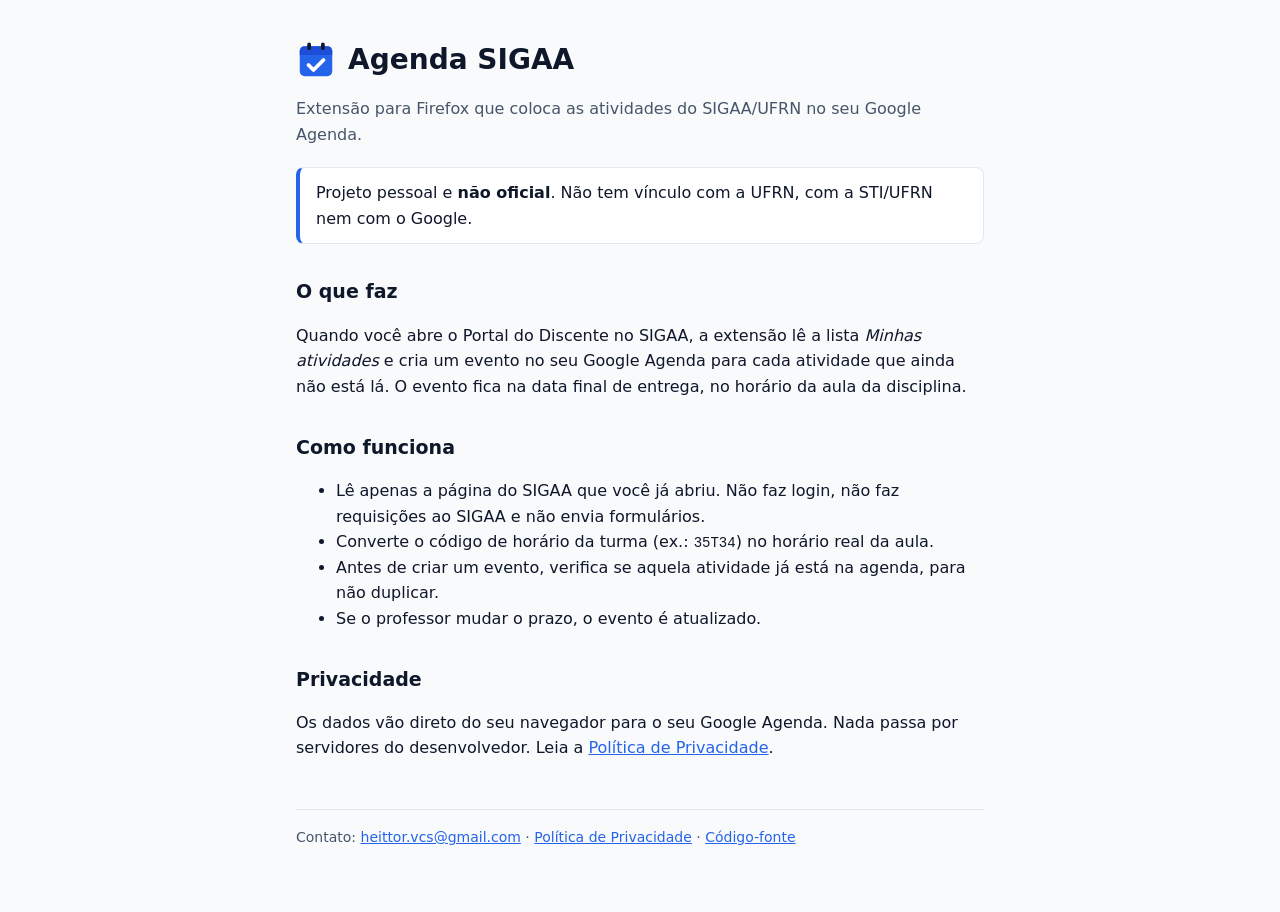
<file: docs/index.html>
<!doctype html>
<html lang="pt-BR">
<head>
  <meta charset="utf-8">
  <meta name="viewport" content="width=device-width, initial-scale=1">
  <title>Agenda SIGAA</title>
  <meta name="description" content="Extensão para Firefox que coloca as atividades do SIGAA/UFRN no seu Google Agenda.">
  <link rel="icon" href="icone.svg" type="image/svg+xml">
  <link rel="stylesheet" href="estilo.css">
</head>
<body>
  <main>
    <header>
      <img src="icone.svg" alt="">
      <h1>Agenda SIGAA</h1>
    </header>
    <p class="discreto">Extensão para Firefox que coloca as atividades do SIGAA/UFRN no seu Google Agenda.</p>

    <div class="aviso">
      Projeto pessoal e <strong>não oficial</strong>. Não tem vínculo com a UFRN, com a STI/UFRN nem com o Google.
    </div>

    <h2>O que faz</h2>
    <p>
      Quando você abre o Portal do Discente no SIGAA, a extensão lê a lista <em>Minhas atividades</em> e cria
      um evento no seu Google Agenda para cada atividade que ainda não está lá. O evento fica na data final
      de entrega, no horário da aula da disciplina.
    </p>

    <h2>Como funciona</h2>
    <ul>
      <li>Lê apenas a página do SIGAA que você já abriu. Não faz login, não faz requisições ao SIGAA e não envia formulários.</li>
      <li>Converte o código de horário da turma (ex.: <code>35T34</code>) no horário real da aula.</li>
      <li>Antes de criar um evento, verifica se aquela atividade já está na agenda, para não duplicar.</li>
      <li>Se o professor mudar o prazo, o evento é atualizado.</li>
    </ul>

    <h2>Privacidade</h2>
    <p>
      Os dados vão direto do seu navegador para o seu Google Agenda. Nada passa por servidores do desenvolvedor.
      Leia a <a href="privacidade.html">Política de Privacidade</a>.
    </p>

    <footer class="discreto">
      Contato: <a href="mailto:heittor.vcs@gmail.com">heittor.vcs@gmail.com</a> ·
      <a href="privacidade.html">Política de Privacidade</a> ·
      <a href="https://github.com/heittorvcs/sigaa-agenda">Código-fonte</a>
    </footer>
  </main>
</body>
</html>
</file>
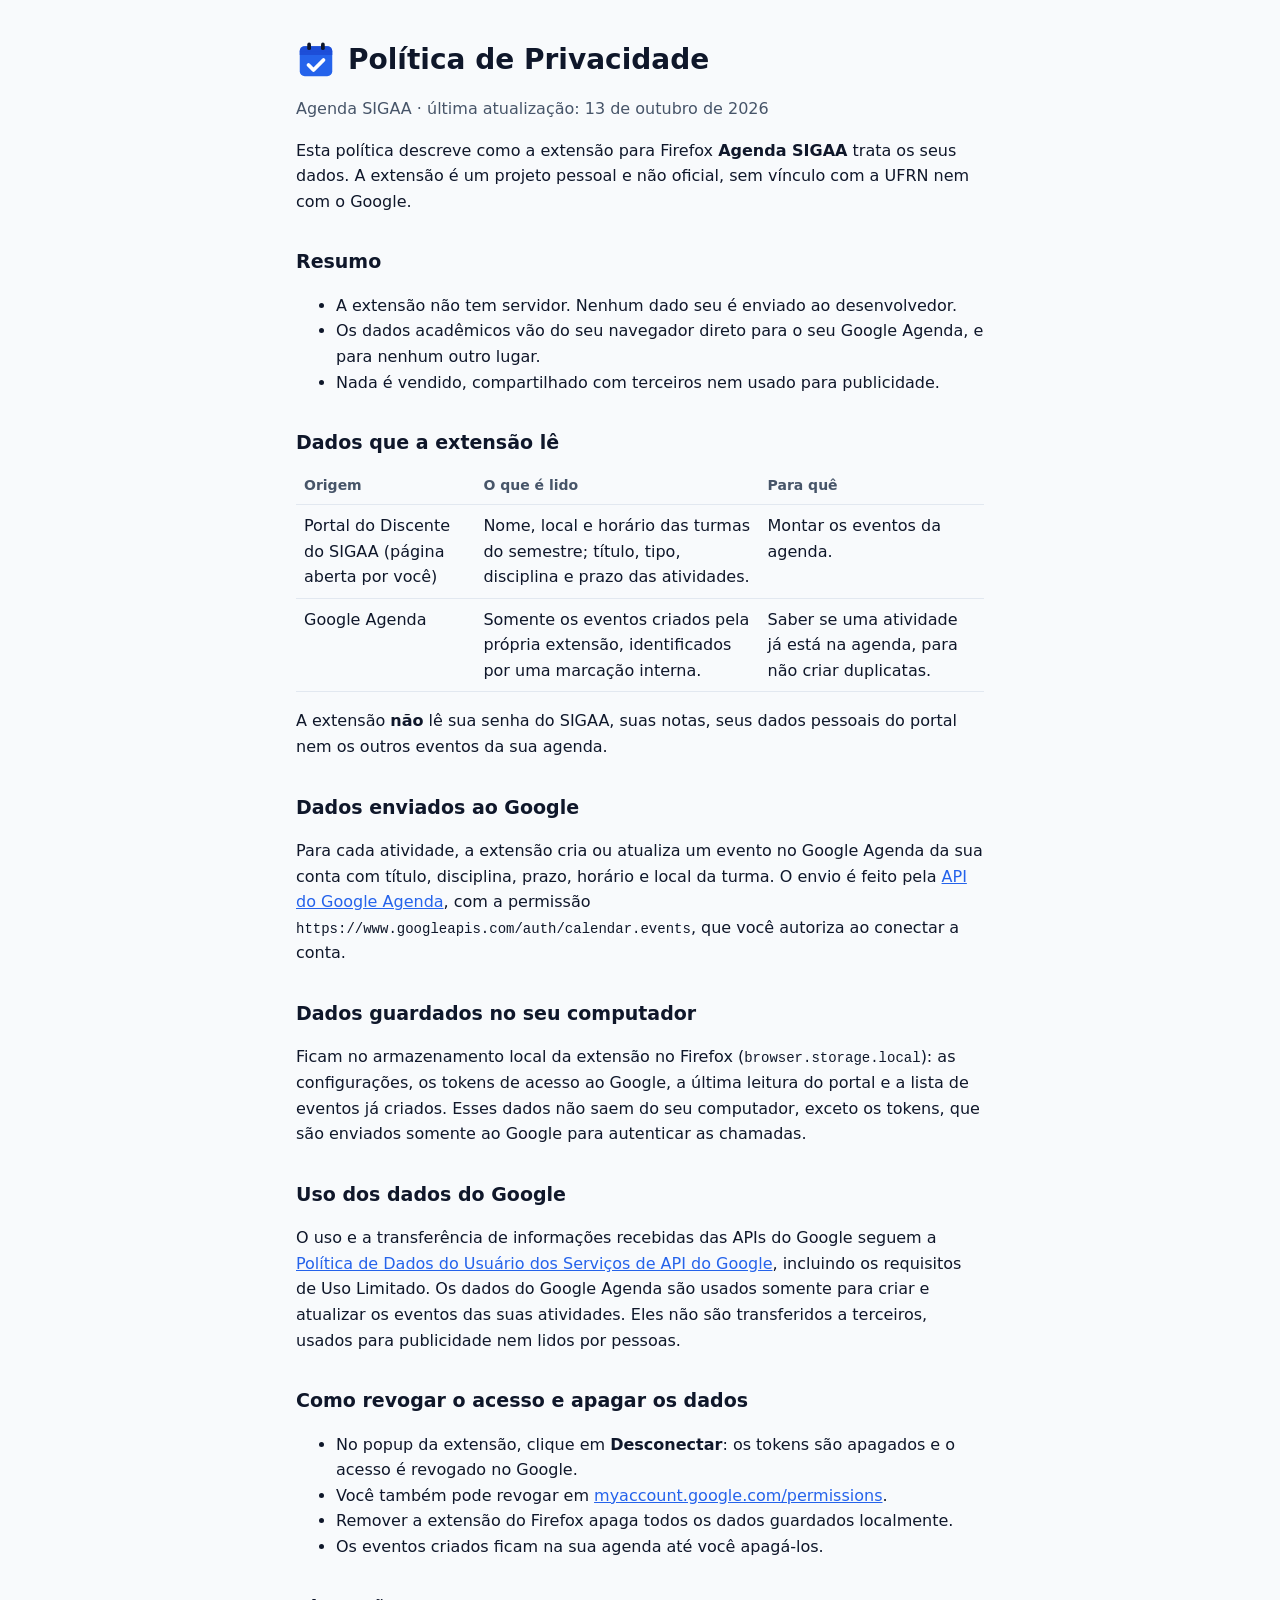
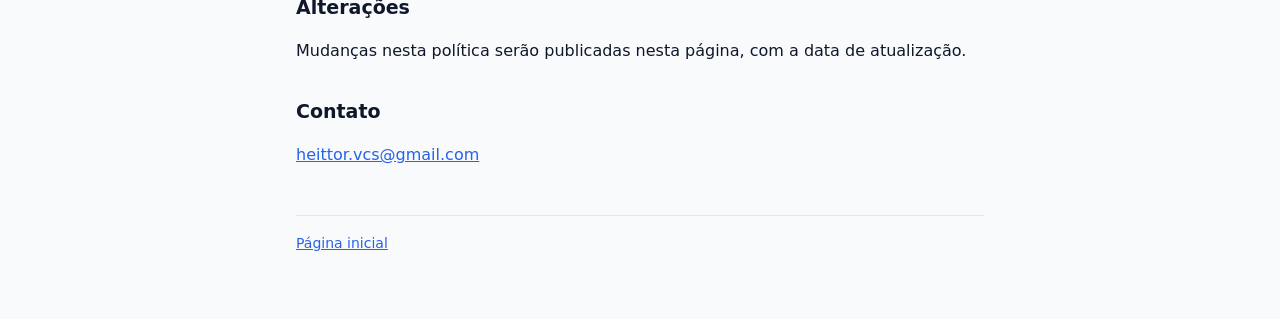
<file: docs/privacidade.html>
<!doctype html>
<html lang="pt-BR">
<head>
  <meta charset="utf-8">
  <meta name="viewport" content="width=device-width, initial-scale=1">
  <title>Política de Privacidade · Agenda SIGAA</title>
  <link rel="icon" href="icone.svg" type="image/svg+xml">
  <link rel="stylesheet" href="estilo.css">
</head>
<body>
  <main>
    <header>
      <img src="icone.svg" alt="">
      <h1>Política de Privacidade</h1>
    </header>
    <p class="discreto">Agenda SIGAA · última atualização: 13 de outubro de 2026</p>

    <p>
      Esta política descreve como a extensão para Firefox <strong>Agenda SIGAA</strong> trata os seus dados.
      A extensão é um projeto pessoal e não oficial, sem vínculo com a UFRN nem com o Google.
    </p>

    <h2>Resumo</h2>
    <ul>
      <li>A extensão não tem servidor. Nenhum dado seu é enviado ao desenvolvedor.</li>
      <li>Os dados acadêmicos vão do seu navegador direto para o seu Google Agenda, e para nenhum outro lugar.</li>
      <li>Nada é vendido, compartilhado com terceiros nem usado para publicidade.</li>
    </ul>

    <h2>Dados que a extensão lê</h2>
    <table>
      <thead>
        <tr><th>Origem</th><th>O que é lido</th><th>Para quê</th></tr>
      </thead>
      <tbody>
        <tr>
          <td>Portal do Discente do SIGAA (página aberta por você)</td>
          <td>Nome, local e horário das turmas do semestre; título, tipo, disciplina e prazo das atividades.</td>
          <td>Montar os eventos da agenda.</td>
        </tr>
        <tr>
          <td>Google Agenda</td>
          <td>Somente os eventos criados pela própria extensão, identificados por uma marcação interna.</td>
          <td>Saber se uma atividade já está na agenda, para não criar duplicatas.</td>
        </tr>
      </tbody>
    </table>
    <p>
      A extensão <strong>não</strong> lê sua senha do SIGAA, suas notas, seus dados pessoais do portal
      nem os outros eventos da sua agenda.
    </p>

    <h2>Dados enviados ao Google</h2>
    <p>
      Para cada atividade, a extensão cria ou atualiza um evento no Google Agenda da sua conta com título,
      disciplina, prazo, horário e local da turma. O envio é feito pela
      <a href="https://developers.google.com/calendar/api">API do Google Agenda</a>, com a permissão
      <code>https://www.googleapis.com/auth/calendar.events</code>, que você autoriza ao conectar a conta.
    </p>

    <h2>Dados guardados no seu computador</h2>
    <p>
      Ficam no armazenamento local da extensão no Firefox (<code>browser.storage.local</code>):
      as configurações, os tokens de acesso ao Google, a última leitura do portal e a lista de eventos já
      criados. Esses dados não saem do seu computador, exceto os tokens, que são enviados somente ao Google
      para autenticar as chamadas.
    </p>

    <h2>Uso dos dados do Google</h2>
    <p>
      O uso e a transferência de informações recebidas das APIs do Google seguem a
      <a href="https://developers.google.com/terms/api-services-user-data-policy">Política de Dados do Usuário dos Serviços de API do Google</a>,
      incluindo os requisitos de Uso Limitado. Os dados do Google Agenda são usados somente para criar e
      atualizar os eventos das suas atividades. Eles não são transferidos a terceiros, usados para publicidade
      nem lidos por pessoas.
    </p>

    <h2>Como revogar o acesso e apagar os dados</h2>
    <ul>
      <li>No popup da extensão, clique em <strong>Desconectar</strong>: os tokens são apagados e o acesso é revogado no Google.</li>
      <li>Você também pode revogar em <a href="https://myaccount.google.com/permissions">myaccount.google.com/permissions</a>.</li>
      <li>Remover a extensão do Firefox apaga todos os dados guardados localmente.</li>
      <li>Os eventos criados ficam na sua agenda até você apagá-los.</li>
    </ul>

    <h2>Alterações</h2>
    <p>Mudanças nesta política serão publicadas nesta página, com a data de atualização.</p>

    <h2>Contato</h2>
    <p><a href="mailto:heittor.vcs@gmail.com">heittor.vcs@gmail.com</a></p>

    <footer class="discreto">
      <a href="index.html">Página inicial</a>
    </footer>
  </main>
</body>
</html>
</file>
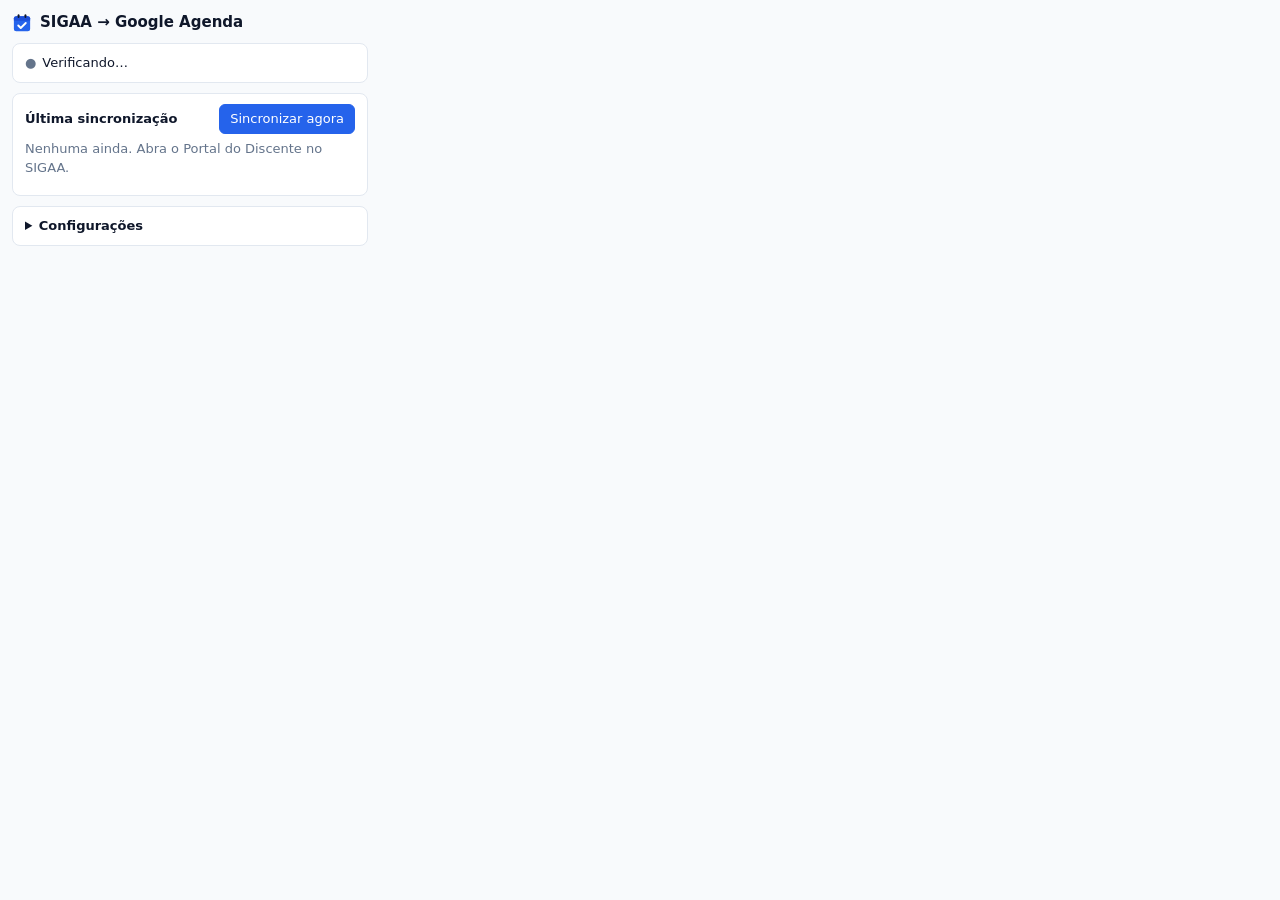
<file: popup/popup.html>
<!doctype html>
<html lang="pt-BR">
<head>
  <meta charset="utf-8">
  <title>SIGAA → Google Agenda</title>
  <link rel="stylesheet" href="popup.css">
</head>
<body>
  <header>
    <img src="../icons/icone.svg" alt="" width="20" height="20">
    <h1>SIGAA → Google Agenda</h1>
  </header>

  <section class="cartao" id="conta">
    <div class="linha">
      <span id="status-conta" class="status">Verificando…</span>
      <button id="btn-conectar" hidden>Conectar Google</button>
      <button id="btn-desconectar" class="secundario" hidden>Desconectar</button>
    </div>
    <p id="aviso-config" class="aviso" hidden>
      Preencha o Client ID e o Client Secret em <b>Configurações</b> antes de conectar.
    </p>
  </section>

  <section class="cartao">
    <div class="linha">
      <h2>Última sincronização</h2>
      <button id="btn-sincronizar">Sincronizar agora</button>
    </div>
    <p id="resumo" class="discreto">Nenhuma ainda. Abra o Portal do Discente no SIGAA.</p>
    <ul id="itens"></ul>
  </section>

  <details class="cartao" id="configuracoes">
    <summary>Configurações</summary>
    <label>Client ID
      <input id="cfg-client-id" type="text" spellcheck="false" placeholder="xxxx.apps.googleusercontent.com">
    </label>
    <label>Client Secret
      <input id="cfg-client-secret" type="password" spellcheck="false">
    </label>
    <label>URI de redirecionamento (cadastre no Google Cloud)
      <span class="copiavel">
        <input id="cfg-redirect" type="text" readonly>
        <button id="btn-copiar" class="secundario" type="button">Copiar</button>
      </span>
    </label>
    <label>ID da agenda
      <input id="cfg-calendar-id" type="text" spellcheck="false" placeholder="primary">
      <small>Use <code>primary</code> para a agenda principal, ou o ID de outra agenda (Configurações da agenda → Integrar agenda).</small>
    </label>
    <label class="checkbox">
      <input id="cfg-vencidas" type="checkbox">
      Criar eventos também para atividades com prazo vencido
    </label>
    <div class="linha">
      <button id="btn-salvar">Salvar</button>
      <button id="btn-esquecer" class="secundario" type="button" title="Faz a extensão recriar eventos que você apagou da agenda">Recriar apagados</button>
    </div>
    <p id="msg-config" class="discreto"></p>
  </details>

  <script src="../compartilhado/config.js"></script>
  <script src="popup.js"></script>
</body>
</html>
</file>
<file: docs/estilo.css>
:root {
  --fundo: #f8fafc;
  --texto: #0f172a;
  --discreto: #475569;
  --borda: #e2e8f0;
  --destaque: #2563eb;
  --cartao: #ffffff;
}

@media (prefers-color-scheme: dark) {
  :root {
    --fundo: #0f172a;
    --texto: #e2e8f0;
    --discreto: #94a3b8;
    --borda: #334155;
    --destaque: #60a5fa;
    --cartao: #1e293b;
  }
}

* { box-sizing: border-box; }

body {
  margin: 0;
  background: var(--fundo);
  color: var(--texto);
  font: 16px/1.6 system-ui, -apple-system, "Segoe UI", sans-serif;
}

main {
  max-width: 720px;
  margin: 0 auto;
  padding: 40px 16px 64px;
}

header { display: flex; align-items: center; gap: 12px; margin-bottom: 8px; }
header img { width: 40px; height: 40px; }
h1 { font-size: 28px; line-height: 1.2; margin: 0; }
h2 { font-size: 19px; margin: 32px 0 8px; }
p, li { color: var(--texto); }
.discreto { color: var(--discreto); }
a { color: var(--destaque); }

.aviso {
  background: var(--cartao);
  border: 1px solid var(--borda);
  border-left: 4px solid var(--destaque);
  border-radius: 8px;
  padding: 12px 16px;
  margin: 20px 0;
}

table { width: 100%; border-collapse: collapse; margin: 8px 0; }
th, td { text-align: left; padding: 8px; border-bottom: 1px solid var(--borda); vertical-align: top; }
th { color: var(--discreto); font-weight: 600; font-size: 14px; }

footer { margin-top: 48px; padding-top: 16px; border-top: 1px solid var(--borda); font-size: 14px; }
code { font-size: 14px; }
</file>
<file: popup/popup.css>
:root {
  --fundo: #f8fafc;
  --cartao: #ffffff;
  --borda: #e2e8f0;
  --texto: #0f172a;
  --discreto: #64748b;
  --primaria: #2563eb;
  --ok: #16a34a;
  --erro: #dc2626;
  --alerta: #d97706;
}

@media (prefers-color-scheme: dark) {
  :root {
    --fundo: #0f172a;
    --cartao: #1e293b;
    --borda: #334155;
    --texto: #f1f5f9;
    --discreto: #94a3b8;
    --primaria: #3b82f6;
  }
}

* { box-sizing: border-box; }

body {
  width: 380px;
  margin: 0;
  padding: 12px;
  font: 13px/1.4 system-ui, sans-serif;
  background: var(--fundo);
  color: var(--texto);
}

header { display: flex; align-items: center; gap: 8px; margin-bottom: 10px; }
h1 { font-size: 15px; margin: 0; }
h2 { font-size: 13px; margin: 0; }

.cartao {
  background: var(--cartao);
  border: 1px solid var(--borda);
  border-radius: 8px;
  padding: 10px 12px;
  margin-bottom: 10px;
}

.linha { display: flex; align-items: center; justify-content: space-between; gap: 8px; }
.discreto { color: var(--discreto); margin: 6px 0 0; }
.aviso { color: var(--alerta); margin: 8px 0 0; }

.status::before { content: "●"; margin-right: 6px; color: var(--discreto); }
.status.conectado::before { color: var(--ok); }
.status.desconectado::before { color: var(--erro); }

button {
  font: inherit;
  padding: 5px 10px;
  border-radius: 6px;
  border: 1px solid var(--primaria);
  background: var(--primaria);
  color: #fff;
  cursor: pointer;
  white-space: nowrap;
}
button.secundario { background: transparent; color: var(--primaria); }
button:disabled { opacity: .5; cursor: default; }

ul { list-style: none; margin: 8px 0 0; padding: 0; max-height: 260px; overflow-y: auto; }
li { padding: 6px 0; border-top: 1px solid var(--borda); }
li .titulo { font-weight: 600; }
li .meta { color: var(--discreto); font-size: 12px; }
.chip {
  display: inline-block;
  font-size: 11px;
  padding: 0 6px;
  border-radius: 9px;
  margin-right: 4px;
  color: #fff;
  background: var(--discreto);
}
.chip.criado, .chip.atualizado { background: var(--ok); }
.chip.existente { background: var(--primaria); }
.chip.erro { background: var(--erro); }

summary { cursor: pointer; font-weight: 600; }
label { display: block; margin-top: 8px; color: var(--discreto); }
label small { display: block; margin-top: 2px; }
input[type="text"], input[type="password"] {
  width: 100%;
  margin-top: 2px;
  padding: 5px 6px;
  border: 1px solid var(--borda);
  border-radius: 6px;
  background: var(--fundo);
  color: var(--texto);
  font: inherit;
}
.copiavel { display: flex; gap: 6px; }
.checkbox { display: flex; gap: 6px; align-items: center; color: var(--texto); }
#configuracoes .linha { margin-top: 10px; }
code { font-size: 12px; }
</file>
